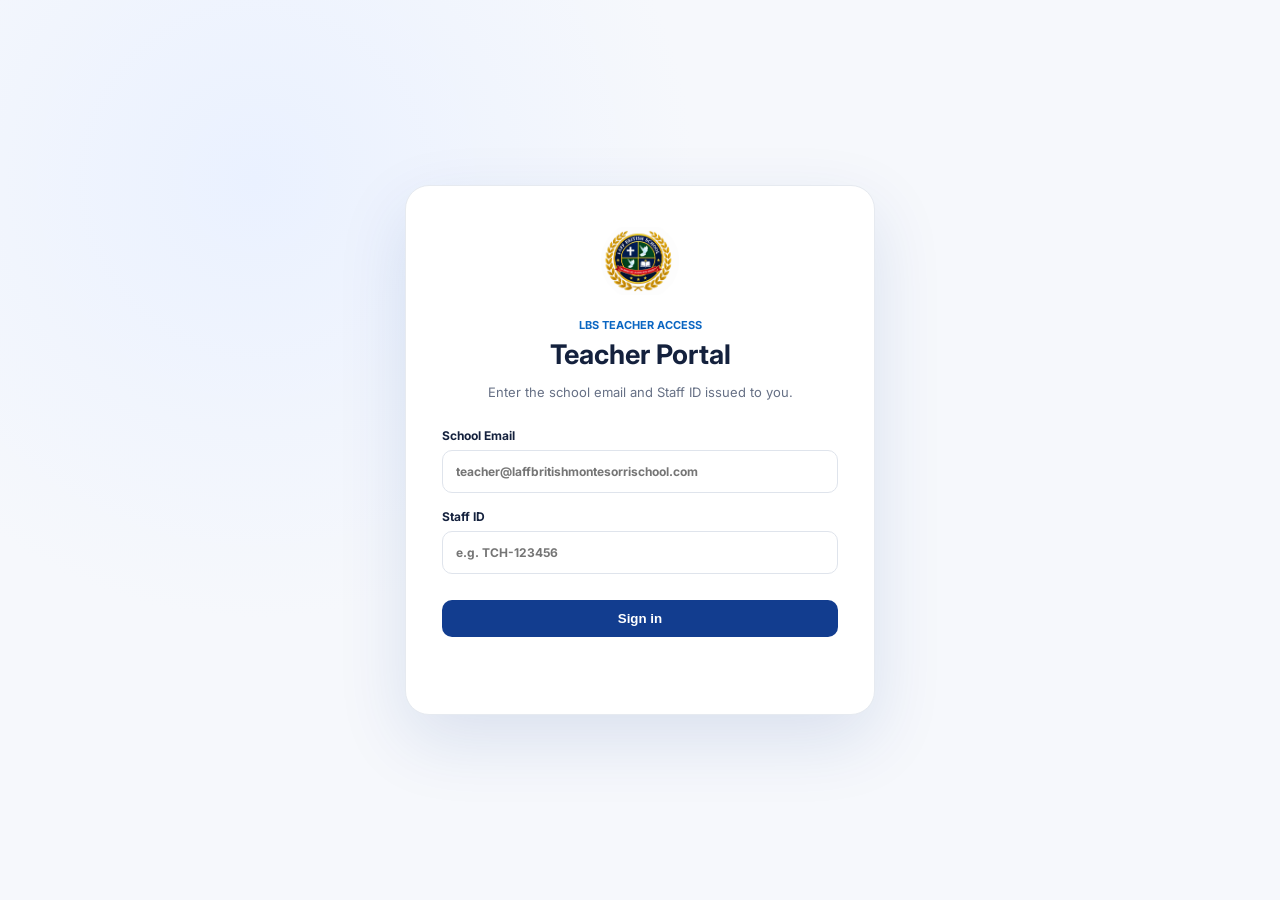
<file: login.html>
<!doctype html>
<html lang="en">
<head>
<meta charset="utf-8">
<meta name="viewport" content="width=device-width,initial-scale=1">
<title>Teacher Login | Laff British Montessori School</title>
<meta name="description" content="Laff British Montessori School teacher portal login.">
<link rel="stylesheet" href="assets/styles.css">
</head>
<body class="login-page">
<div class="login-wrap">
  <div class="login-card">
    <img class="login-logo" src="assets/school-logo.svg" alt="Laff British Montessori School">
    <p class="eyebrow">LBS TEACHER ACCESS</p>
    <h1>Teacher Portal</h1>
    <p class="muted" id="intro">Enter the school email and Staff ID issued to you.</p>

    <form id="loginForm">
      <label for="email">School Email
        <input id="email" type="email" required autocomplete="email" placeholder="teacher@laffbritishmontesorrischool.com">
      </label>

      <label for="schoolId">Staff ID
        <input id="schoolId" required autocomplete="username" autocapitalize="characters" spellcheck="false" placeholder="e.g. TCH-123456">
      </label>

      <section id="accountFound" class="hidden">
        <div class="account-box">
          <span class="account-check">✓</span>
          <div>
            <strong id="accountName">Teacher account found</strong>
            <p id="accountText">Your teacher account is ready.</p>
          </div>
        </div>
        <label for="secondaryDisplay">Registered secondary email
          <input id="secondaryDisplay" type="text" readonly>
        </label>
      </section>

      <button class="btn full" id="loginBtn" type="submit">Sign in</button>
      <p id="formError" class="form-error"></p>
    </form>
  </div>
</div>
<div id="toast-host"></div>

<script type="module">
import{setLoading,supabase,toast}from'./assets/app.js';

const $=id=>document.getElementById(id);
const form=$('loginForm'),email=$('email'),schoolId=$('schoolId'),loginBtn=$('loginBtn');
const accountFound=$('accountFound'),accountName=$('accountName'),accountText=$('accountText'),secondaryDisplay=$('secondaryDisplay'),errorBox=$('formError');
const show=e=>e.classList.remove('hidden');
const hide=e=>e.classList.add('hidden');

async function loginCheck(){
  const {data,error}=await supabase.functions.invoke('teacher-login',{
    body:{
      email:email.value.trim().toLowerCase(),
      school_id:schoolId.value.trim().toUpperCase()
    }
  });
  if(error&&data?.error)throw new Error(data.error);
  if(error)throw new Error(error.message||'Teacher login service is unavailable.');
  if(!data?.ok)throw new Error(data?.error||'The School Email and Staff ID could not be verified.');
  return data;
}

async function finish(result){
  if(!result?.token_hash)throw new Error('Secure sign-in could not be prepared. Please try again.');
  const {error}=await supabase.auth.verifyOtp({token_hash:result.token_hash,type:'email'});
  if(error)throw new Error('Your teacher account was found, but secure sign-in could not be completed. Please try again.');
  toast('Sign-in successful. Opening your teacher dashboard…');
  location.replace('index.html?signin=returning');
}

form.addEventListener('submit',async e=>{
  e.preventDefault();
  errorBox.textContent='';
  hide(accountFound);
  secondaryDisplay.value='';
  setLoading(loginBtn,true,'Checking account…');
  try{
    const result=await loginCheck();
    accountName.textContent=result.full_name||'Teacher account found';
    accountText.textContent='Your registered account was found. Opening the teacher portal…';
    secondaryDisplay.value=result.secondary_email||result.auth_email||'Registered school account';
    show(accountFound);
    await finish(result);
  }catch(err){
    errorBox.textContent=err.message||'Could not sign you in.';
    toast(errorBox.textContent,'error');
  }finally{
    setLoading(loginBtn,false);
  }
});
</script>

<style>
.login-page{min-height:100vh;background:radial-gradient(circle at 20% 20%,#eaf1ff,transparent 35%),#f6f8fc;display:grid;place-items:center}
.login-wrap{width:min(470px,92%)}
.login-card{background:#fff;border:1px solid #e6eaf0;border-radius:24px;padding:36px;box-shadow:0 25px 70px rgba(18,61,143,.12);animation:rise .5s ease}
.login-logo{width:78px;height:78px;border-radius:50%;display:block;margin:0 auto 18px}
.login-card .eyebrow{text-align:center}
.login-card h1{text-align:center;margin:6px 0;font-size:27px}
.muted{text-align:center;color:#667085;font-size:13px;margin-bottom:28px}
label{display:block;font-size:12px;font-weight:700;margin:16px 0}
input{width:100%;margin-top:7px;padding:13px;border:1px solid #dfe4ec;border-radius:10px;font:inherit;outline:none}
input:focus{border-color:#0a66c2;box-shadow:0 0 0 3px #0a66c21a}
.full{width:100%;margin-top:10px}
.form-error{color:#c62828;font-size:12px;min-height:17px;margin-top:12px}
.hidden{display:none}
.account-box{display:flex;gap:12px;align-items:flex-start;padding:14px;border:1px solid #dbe7f8;background:#f6f9ff;border-radius:14px;margin:12px 0 18px}
.account-check{width:34px;height:34px;border-radius:50%;display:grid;place-items:center;background:#e9f8ef;color:#16834b;font-weight:800;flex:0 0 34px}
.account-box strong{display:block;font-size:11px}
.account-box p{margin:4px 0 0;color:#667085;font-size:10px;line-height:1.5}
.btn:disabled{opacity:.65;cursor:not-allowed}
</style>
</body>
</html>
</file>
<file: assets/styles.css>
@import url('https://fonts.googleapis.com/css2?family=Inter:wght@400;500;600;700;800&display=swap');:root{--blue:#123d8f;--blue2:#0a66c2;--yellow:#f4c400;--ink:#14213d;--muted:#667085;--line:#e6eaf0;--bg:#f6f8fc;--danger:#c62828;--success:#16834b;--shadow:0 12px 35px rgba(19,43,88,.08)}*{box-sizing:border-box}body{margin:0;font-family:Inter,system-ui,sans-serif;color:var(--ink);background:var(--bg)}a{text-decoration:none;color:inherit}.sidebar{position:fixed;inset:0 auto 0 0;width:260px;background:#fff;border-right:1px solid var(--line);padding:20px 14px;display:flex;flex-direction:column;z-index:20}.brand{display:flex;align-items:center;gap:10px;padding:5px 10px 22px}.brand img{width:44px;height:44px;border-radius:50%;object-fit:cover}.brand strong,.brand small{display:block}.brand strong{font-size:14px}.brand small{font-size:11px;color:var(--muted)}.sidebar nav{display:grid;gap:4px;overflow:auto}.nav-item{display:flex;align-items:center;gap:12px;padding:11px 12px;border-radius:11px;color:#526078;font-size:13px;font-weight:600;transition:.2s}.nav-item span{width:22px;text-align:center;font-size:17px}.nav-item:hover{background:#f0f5ff;color:var(--blue)}.nav-item.active{background:#eaf1ff;color:var(--blue);box-shadow:inset 3px 0 var(--blue)}.nav-item em{font-style:normal}.logout{margin-top:auto;border:0;background:#fff1f1;color:var(--danger);padding:12px;border-radius:10px;font-weight:700;cursor:pointer}.main{margin-left:260px;min-height:100vh}.topbar{height:88px;background:#fff;border-bottom:1px solid var(--line);display:flex;align-items:center;justify-content:space-between;padding:0 32px;position:sticky;top:0;z-index:10}.eyebrow{margin:0 0 3px;color:var(--blue2);font-size:11px;font-weight:700}.topbar h1{margin:0;font-size:22px}.user-chip{display:flex;align-items:center;gap:9px}.avatar{width:38px;height:38px;border-radius:50%;display:grid;place-items:center;background:#eaf1ff;color:var(--blue);font-weight:800}.user-chip strong,.user-chip small{display:block}.user-chip strong{font-size:12px}.user-chip small{font-size:10px;color:var(--muted)}.menu{display:none}.page-content{padding:30px;animation:rise .45s ease}.panel{background:#fff;border:1px solid var(--line);border-radius:16px;box-shadow:var(--shadow);padding:22px}.panel h2{font-size:17px;margin:0 0 7px}.panel p{color:var(--muted);font-size:13px}.quick-grid{display:grid;grid-template-columns:repeat(3,1fr);gap:14px;margin-top:18px}.quick{padding:18px;border:1px solid var(--line);border-radius:13px;background:#fff;transition:.2s}.quick:hover{transform:translateY(-3px);box-shadow:var(--shadow)}.quick b{display:block;margin-bottom:5px}.quick span{font-size:12px;color:var(--muted)}.btn{border:0;border-radius:10px;padding:11px 15px;background:var(--blue);color:#fff;font-weight:700;cursor:pointer}.spinner{display:inline-block;width:18px;height:18px;border:2px solid currentColor;border-right-color:transparent;border-radius:50%;animation:spin .7s linear infinite;vertical-align:-4px;margin-right:8px}.spinner-sm{width:14px;height:14px}#toast-host{position:fixed;right:22px;bottom:22px;z-index:200;display:grid;gap:10px}.toast{min-width:280px;max-width:380px;padding:13px 15px;border-radius:12px;background:#fff;box-shadow:0 15px 40px rgba(0,0,0,.14);display:flex;gap:10px;align-items:center;font-size:13px;transform:translateY(15px);opacity:0;transition:.25s}.toast.show{transform:none;opacity:1}.toast-icon{width:25px;height:25px;border-radius:50%;display:grid;place-items:center;background:#e9f8ef;color:var(--success);font-weight:800}.toast-error .toast-icon{background:#fff0f0;color:var(--danger)}@keyframes spin{to{transform:rotate(360deg)}}@keyframes rise{from{opacity:0;transform:translateY(8px)}to{opacity:1;transform:none}}@media(max-width:760px){.sidebar{transform:translateX(-100%);transition:.25s;width:270px;box-shadow:10px 0 30px rgba(0,0,0,.12)}.sidebar.open{transform:none}.main{margin-left:0}.topbar{padding:0 18px;height:76px;justify-content:flex-start;gap:8px}.menu{display:block;border:0;background:#edf2fa;border-radius:9px;padding:9px}.user-chip{margin-left:auto}.user-chip div{display:none}.page-content{padding:18px}.quick-grid{grid-template-columns:1fr}}
\n/* Consistent inline SVG icon system */\n.nav-icon{width:22px;height:22px;display:grid;place-items:center;flex:0 0 22px}.nav-icon svg,.tool-icon svg{width:20px;height:20px;fill:none;stroke:currentColor;stroke-width:1.8;stroke-linecap:round;stroke-linejoin:round}.nav-item span.nav-icon{text-align:initial;font-size:initial}.nav-item.active .nav-icon{color:var(--blue)}.nav-item{min-height:44px}.menu{color:var(--blue);font-size:18px}\n
</file>
